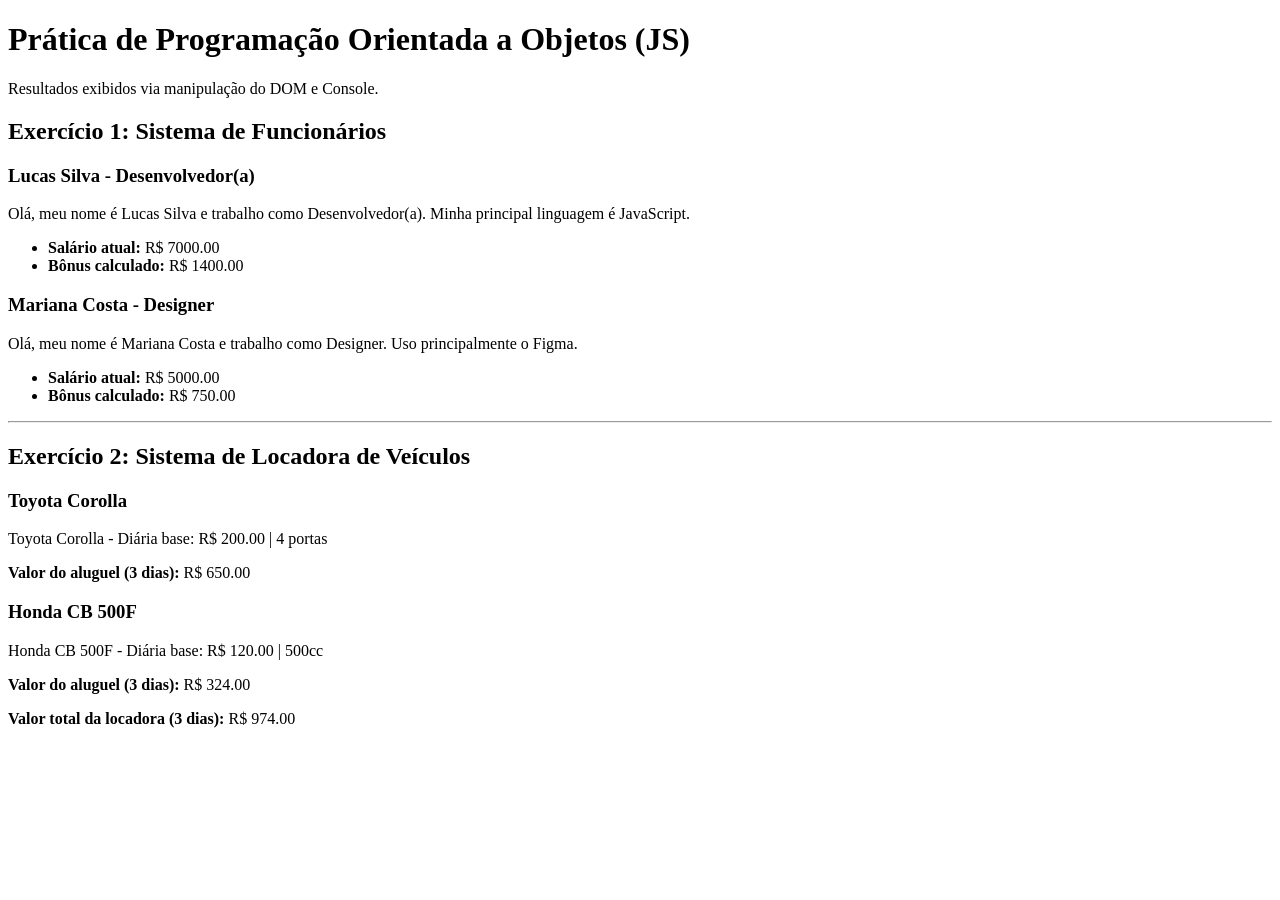
<file: Atividades JS/index.html>
<!DOCTYPE html>
<html lang="pt-BR">
<head>
  <meta charset="UTF-8">
  <meta name="viewport" content="width=device-width, initial-scale=1.0">
  <title>Exercícios de POO em JavaScript</title>
</head>
<body>

  <header>
    <h1>Prática de Programação Orientada a Objetos (JS)</h1>
    <p>Resultados exibidos via manipulação do DOM e Console.</p>
  </header>

  <main>
    <!-- Seção do Exercício 1 -->
    <section id="sec-funcionarios">
      <h2>Exercício 1: Sistema de Funcionários</h2>
      <div id="lista-funcionarios">
       
      </div>
    </section>

    <hr>

    <!-- Seção do Exercício 2 -->
    <section id="sec-locadora">
      <h2>Exercício 2: Sistema de Locadora de Veículos</h2>
      
      <div id="lista-veiculos">
        
      </div>

      <footer id="resumo-locadora">
    
      </footer>
    </section>
  </main>

  <script src="script.js"></script>
</body>
</html>
</file>
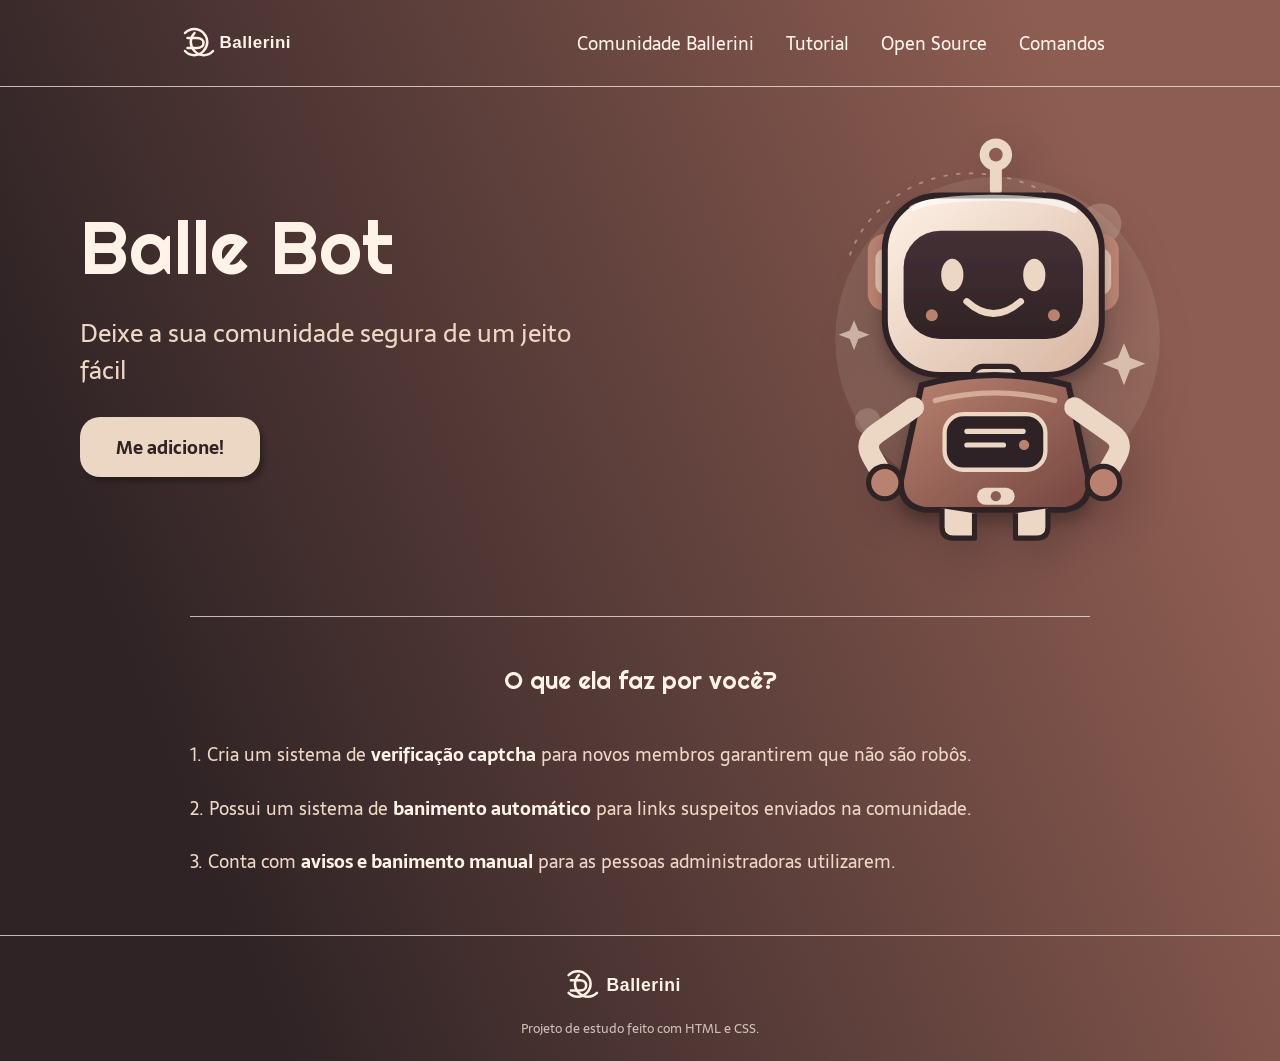
<file: Balle Bot - Rafaella Ballerini/index.html>
<!DOCTYPE html>
<html lang="pt-BR">
<head>
    <meta charset="UTF-8">
    <meta name="viewport" content="width=device-width, initial-scale=1.0">
    <meta name="description" content="Balle Bot ajuda a manter sua comunidade do Discord segura de um jeito fácil.">
    <title>Balle Bot — Modere sua comunidade do Discord</title>
    <link rel="preconnect" href="https://fonts.googleapis.com">
    <link rel="preconnect" href="https://fonts.gstatic.com" crossorigin>
    <link href="https://fonts.googleapis.com/css2?family=Righteous&family=Sarala:wght@400;700&display=swap" rel="stylesheet">
    <link rel="stylesheet" href="style.css">
</head>
<body>
    <header class="cabecalho">
        <a class="marca" href="#inicio" aria-label="Balle Bot — início">
            <img class="cabecalho-imagem" src="images/logo-ballerini.svg" alt="Logo Ballerini">
        </a>

        <nav class="cabecalho-menu" aria-label="Navegação principal">
            <a class="cabecalho-menu-item" href="https://discord.gg/wagxzStdcR" target="_blank" rel="noopener noreferrer">Comunidade Ballerini</a>
            <a class="cabecalho-menu-item" href="https://youtu.be/llF6vD-RljE" target="_blank" rel="noopener noreferrer">Tutorial</a>
            <a class="cabecalho-menu-item" href="https://github.com/rafaballerini/LandingPage" target="_blank" rel="noopener noreferrer">Open Source</a>
            <a class="cabecalho-menu-item" href="#recursos">Comandos</a>
        </nav>
    </header>

    <main class="conteudo">
        <section class="conteudo-principal" id="inicio" aria-labelledby="titulo-principal">
            <div class="conteudo-principal-escrito">
                <h1 class="conteudo-principal-escrito-titulo" id="titulo-principal">Balle Bot</h1>
                <h2 class="conteudo-principal-escrito-subtitulo">Deixe a sua comunidade segura de um jeito fácil</h2>
                <a class="conteudo-principal-escrito-botao" href="https://discord.gg/wagxzStdcR" target="_blank" rel="noopener noreferrer">Me adicione!</a>
            </div>

            <img class="conteudo-principal-imagem" src="images/ballebot.svg" alt="Ilustração de um robô simpático, o Balle Bot">
        </section>

        <section class="conteudo-secundario" id="recursos" aria-labelledby="titulo-recursos">
            <h2 class="conteudo-secundario-titulo" id="titulo-recursos">O que ela faz por você?</h2>
            <p class="conteudo-secundario-paragrafo">1. Cria um sistema de <strong>verificação captcha</strong> para novos membros garantirem que não são robôs.</p>
            <p class="conteudo-secundario-paragrafo">2. Possui um sistema de <strong>banimento automático</strong> para links suspeitos enviados na comunidade.</p>
            <p class="conteudo-secundario-paragrafo">3. Conta com <strong>avisos e banimento manual</strong> para as pessoas administradoras utilizarem.</p>
        </section>
    </main>

    <footer class="rodape">
        <img class="rodape-imagem" src="images/logo-ballerini-footer.svg" alt="Ballerini">
        <p class="rodape-creditos">Projeto de estudo feito com HTML e CSS.</p>
    </footer>
</body>
</html>
</file>
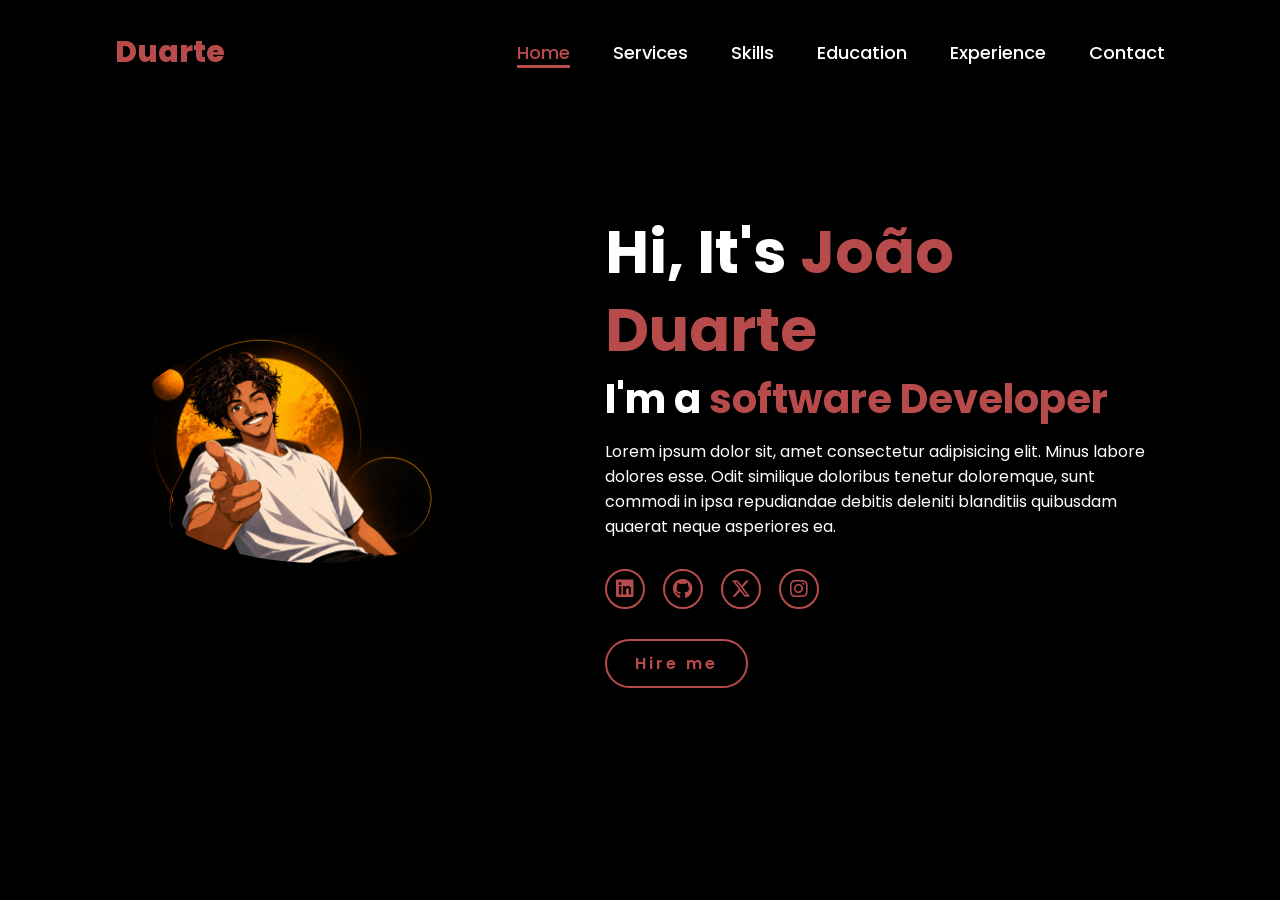
<file: Pro Coder/index.html>
<!DOCTYPE html>
<html lang="en">
    
<head>
    <meta charset="UTF-8">
    <meta name="viewport" content="width=device-width, initial-scale=1.0">
    <link rel="stylesheet" href="https://cdnjs.cloudflare.com/ajax/libs/font-awesome/6.5.2/css/all.min.css">
    <link rel="stylesheet" href="style.css">
    <title>Portfolio Website</title>
</head>
<body>
    <header>
        <a href="#" class="logo">Duarte</a>

        <nav>
            <a href="#" class="active">Home</a>
            <a href="#" >Services</a>
            <a href="#" >Skills</a>
            <a href="#" >Education</a>
            <a href="#" >Experience</a>
            <a href="#" >Contact</a>
        </nav>
    </header>
    <section class="home">
        <div class="home-img">
            <img src="Imagens/perfil.png" alt="Minha foto de perfil">       
        </div>
        <div class="home-content">
            <h1>Hi, It's <span>João Duarte</span></h1>
            <h3 class="typing-text">I'm a <span></span></h3>
            <p>Lorem ipsum dolor sit, amet consectetur adipisicing elit. Minus labore dolores esse. Odit similique doloribus tenetur doloremque, sunt commodi in ipsa repudiandae debitis deleniti blanditiis quibusdam quaerat neque asperiores ea.</p>
            <div class="social-icons">
                <a href="#"><i class="fa-brands fa-linkedin"></i></a>
                <a href="#"><i class="fa-brands fa-github"></i></a>
                <a href="#"><i class="fa-brands fa-x-twitter"></i></a>
                <a href="#"><i class="fa-brands fa-instagram"></i></a>
            </div>
            <a href="#" class="btn">Hire me</a>
        </div>
    </section>
</body>
</html>
</file>
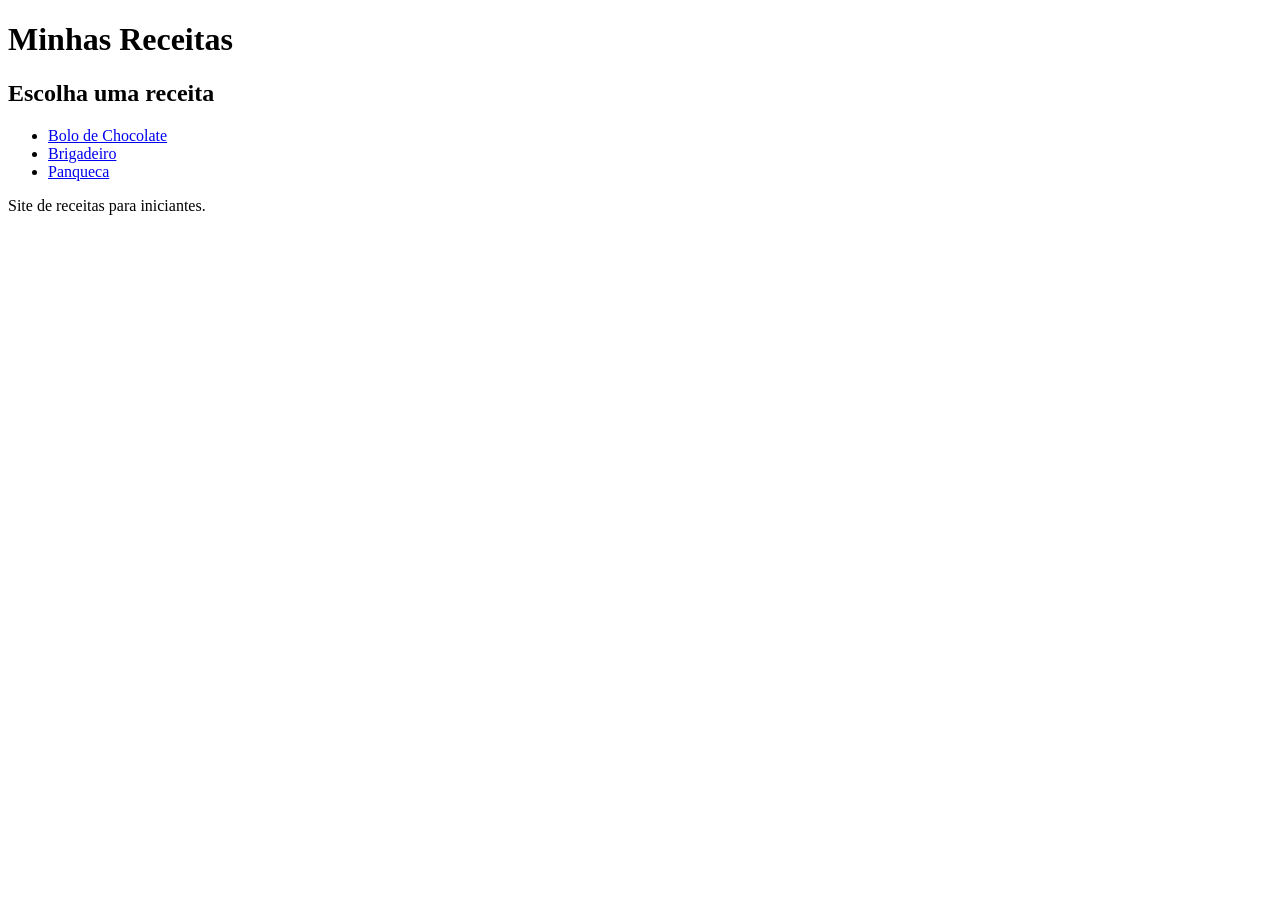
<file: Receitas/index.html>
<!DOCTYPE html>
<html lang="pt-br">
<head>
    <meta charset="UTF-8">
    <title>Menu de Receitas</title>
</head>
<body>
    <header>
        <h1>Minhas Receitas</h1>
    </header>

    <main>
        <h2>Escolha uma receita</h2>

        <nav>
            <ul>
                <li><a href="bolo.html">Bolo de Chocolate</a></li>
                <li><a href="brigadeiro.html">Brigadeiro</a></li>
                <li><a href="panqueca.html">Panqueca</a></li>
            </ul>
        </nav>
    </main>

    <footer>
        <p>Site de receitas para iniciantes.</p>
    </footer>
</body>
</html>
</file>
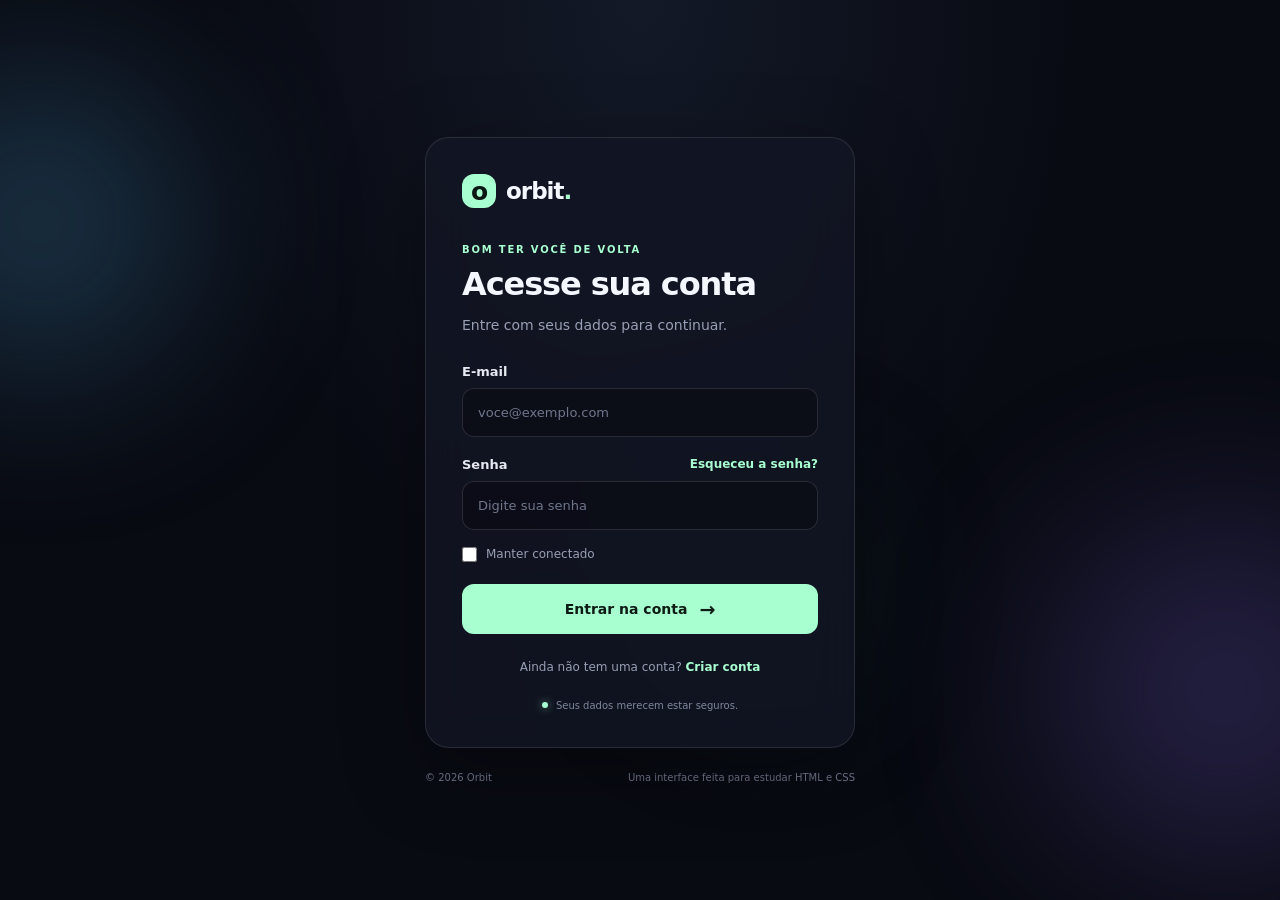
<file: tela-login DevClub/index.html>
<!DOCTYPE html>
<html lang="pt-BR">
<head>
    <meta charset="UTF-8">
    <meta name="viewport" content="width=device-width, initial-scale=1.0">
    <meta name="description" content="Tela de login responsiva feita com HTML e CSS para estudo.">
    <title>Entrar | Orbit</title>
    <link rel="stylesheet" href="style.css">
</head>
<body>
    <!-- Formas decorativas do fundo: não fazem parte do conteúdo principal. -->
    <div class="background-shape shape-one" aria-hidden="true"></div>
    <div class="background-shape shape-two" aria-hidden="true"></div>
    <div class="background-shape shape-three" aria-hidden="true"></div>

    <main class="login-page">
        <section class="login-card" aria-labelledby="login-title">
            <a class="brand" href="#inicio" aria-label="Orbit, página inicial">
                <span class="brand-mark" aria-hidden="true">o</span>
                <span>orbit<span class="brand-dot">.</span></span>
            </a>

            <div class="heading">
                <p class="eyebrow">BOM TER VOCÊ DE VOLTA</p>
                <h1 id="login-title">Acesse sua conta</h1>
                <p class="subtitle">Entre com seus dados para continuar.</p>
            </div>

            <form class="login-form">
                <div class="form-field">
                    <label for="email">E-mail</label>
                    <input
                        type="email"
                        id="email"
                        name="email"
                        placeholder="voce@exemplo.com"
                        autocomplete="email"
                        required
                    >
                </div>

                <div class="form-field">
                    <div class="label-row">
                        <label for="password">Senha</label>
                        <a class="text-link" href="#recuperar-senha">Esqueceu a senha?</a>
                    </div>
                    <input
                        type="password"
                        id="password"
                        name="password"
                        placeholder="Digite sua senha"
                        autocomplete="current-password"
                        required
                    >
                </div>

                <label class="remember-option" for="remember">
                    <input type="checkbox" id="remember" name="remember">
                    <span>Manter conectado</span>
                </label>

                <!-- Botão visual: autenticação real exige um back-end. -->
                <button class="login-button" type="button">Entrar na conta <span aria-hidden="true">→</span></button>
            </form>

            <p class="signup-text">Ainda não tem uma conta? <a class="text-link" href="#cadastro">Criar conta</a></p>
            <p class="security-note"><span class="security-dot" aria-hidden="true"></span> Seus dados merecem estar seguros.</p>
        </section>

        <footer class="page-footer">
            <span>© 2026 Orbit</span>
            <span>Uma interface feita para estudar HTML e CSS</span>
        </footer>
    </main>
</body>
</html>
</file>
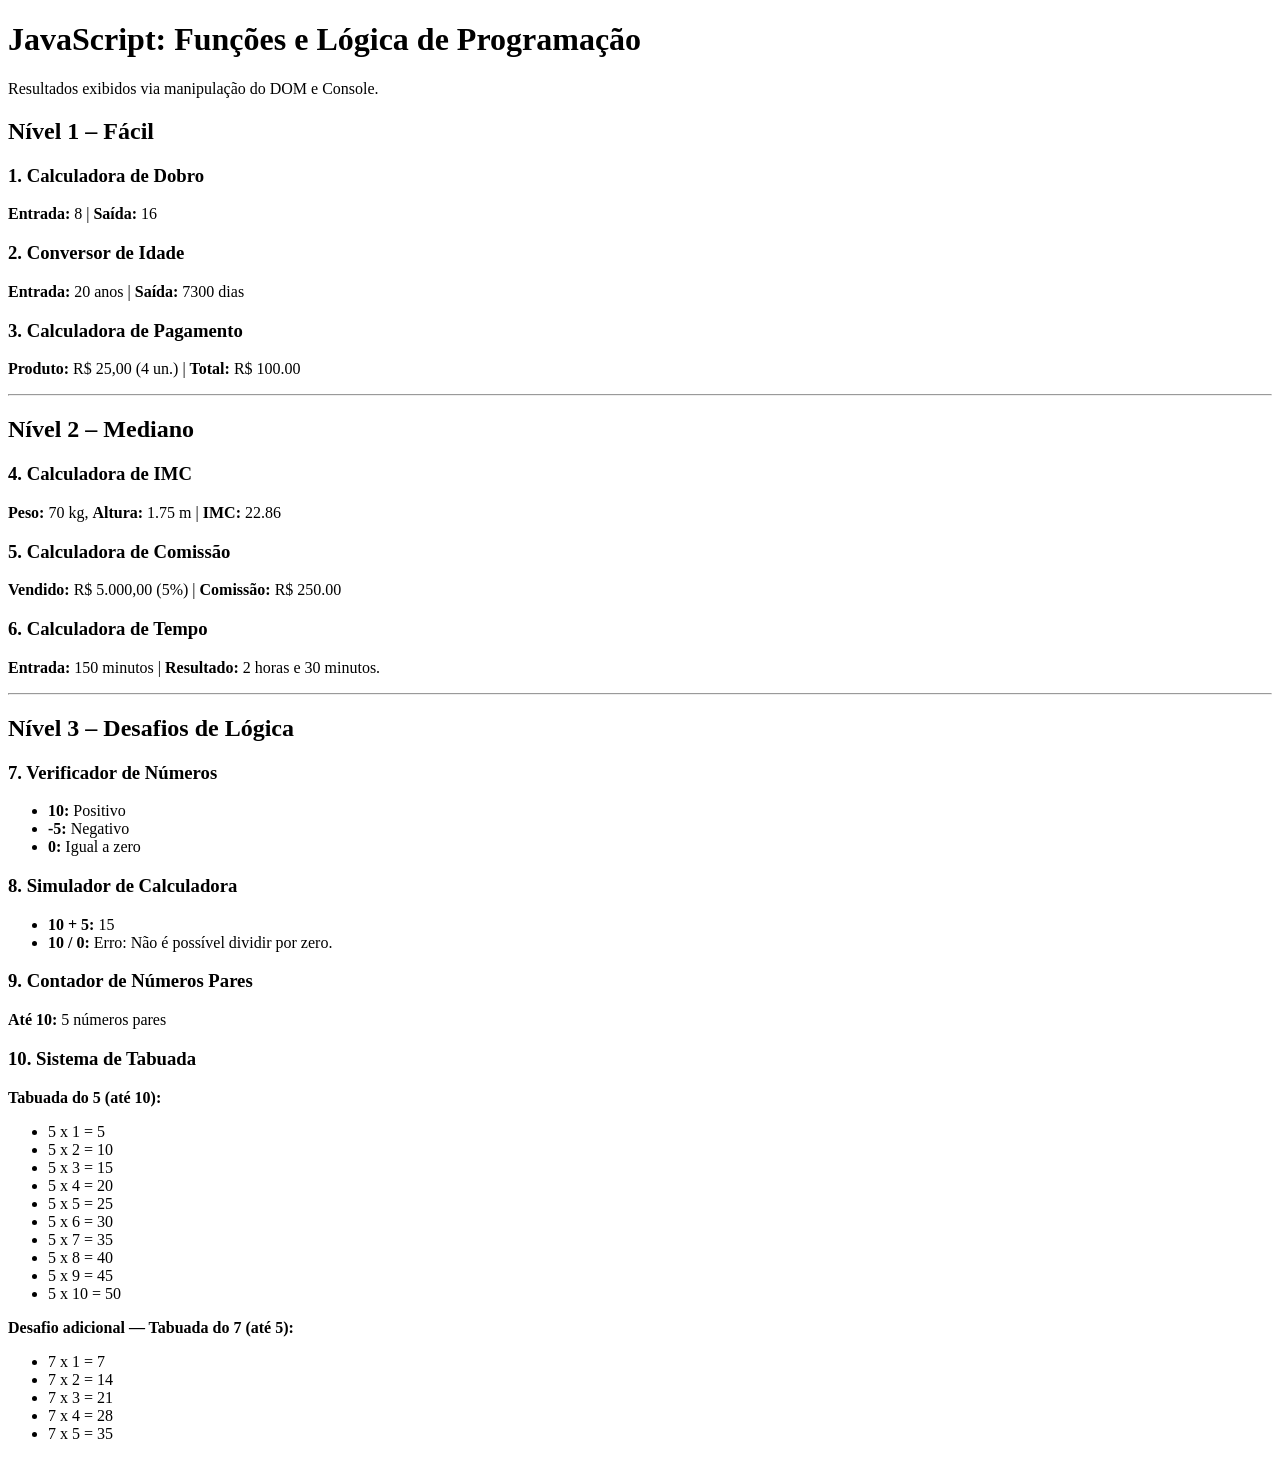
<file: Atividades JS/JS_Funções-e-lógica-de-programação/index.html>
<!DOCTYPE html>
<html lang="pt-BR">
<head>
  <meta charset="UTF-8">
  <meta name="viewport" content="width=device-width, initial-scale=1.0">
  <title>JavaScript: Funções e Lógica de Programação</title>
</head>
<body>

  <header>
    <h1>JavaScript: Funções e Lógica de Programação</h1>
    <p>Resultados exibidos via manipulação do DOM e Console.</p>
  </header>

  <main>
    <section id="sec-nivel1">
      <h2>Nível 1 – Fácil</h2>
      <div id="resultados-nivel1"></div>
    </section>

    <hr>

    <section id="sec-nivel2">
      <h2>Nível 2 – Mediano</h2>
      <div id="resultados-nivel2"></div>
    </section>

    <hr>

    <section id="sec-nivel3">
      <h2>Nível 3 – Desafios de Lógica</h2>
      <div id="resultados-nivel3"></div>
    </section>
  </main>

  <script src="script.js"></script>
</body>
</html>
</file>
<file: Balle Bot - Rafaella Ballerini/style.css>
@import url('https://fonts.googleapis.com/css2?family=Righteous&family=Sarala:wght@400;700&display=swap');

:root {
    --fundo-escuro: #2F2325;
    --fundo-claro: #8E5D52;
    --texto-principal: #FFF2E7;
    --texto-secundario: #ECD6C4;
    --botao: #ECD6C4;
    --sombra: rgba(0, 0, 0, 0.25);
}

* {
    margin: 0;
    padding: 0;
    box-sizing: border-box;
    text-decoration: none;
}

html {
    scroll-behavior: smooth;
}

body {
    min-height: 100vh;
    background: linear-gradient(68.15deg, var(--fundo-escuro) 16.62%, var(--fundo-claro) 85.61%);
    color: var(--texto-principal);
    font-family: 'Sarala', sans-serif;
}

.cabecalho {
    display: flex;
    align-items: center;
    justify-content: space-around;
    gap: 28px;
    padding: 24px 5%;
}

.marca {
    display: inline-flex;
    flex-shrink: 0;
    align-items: center;
}

.cabecalho-imagem {
    display: block;
    width: 150px;
    max-height: 72px;
}

.cabecalho-menu {
    display: flex;
    align-items: center;
    justify-content: flex-end;
    flex-wrap: wrap;
    gap: 32px;
}

.cabecalho-menu-item {
    color: var(--texto-principal);
    font-size: 18px;
    font-weight: 400;
    transition: color 180ms ease;
}

.cabecalho-menu-item:hover,
.cabecalho-menu-item:focus-visible {
    color: var(--texto-secundario);
}

.conteudo {
    margin-bottom: 48px;
    border-top: 1px solid rgba(255, 242, 231, 0.72);
}

.conteudo-principal {
    width: min(1120px, 90%);
    min-height: 490px;
    margin: 0 auto;
    display: flex;
    flex-direction: row;
    align-items: center;
    justify-content: space-between;
    gap: 48px;
    padding: 42px 0 34px;
}

.conteudo-principal-escrito {
    display: flex;
    flex: 1 1 52%;
    flex-direction: column;
    align-items: flex-start;
    gap: 28px;
}

.conteudo-principal-escrito-titulo {
    color: var(--texto-principal);
    font-family: 'Righteous', cursive;
    font-size: clamp(3.5rem, 6vw, 4.6rem);
    font-weight: 400;
    line-height: 1.08;
}

.conteudo-principal-escrito-subtitulo {
    max-width: 510px;
    color: var(--texto-secundario);
    font-family: 'Sarala', sans-serif;
    font-size: clamp(1.2rem, 2.2vw, 1.55rem);
    font-weight: 400;
    line-height: 1.5;
}

.conteudo-principal-escrito-botao {
    display: inline-flex;
    min-width: 180px;
    min-height: 60px;
    align-items: center;
    justify-content: center;
    padding: 14px 24px;
    border: 0;
    border-radius: 20px;
    background-color: var(--botao);
    box-shadow: 4px 5px 4px var(--sombra);
    color: var(--fundo-escuro);
    font-family: 'Sarala', sans-serif;
    font-size: 18px;
    font-weight: 700;
    transition: background-color 180ms ease, transform 180ms ease;
}

.conteudo-principal-escrito-botao:hover,
.conteudo-principal-escrito-botao:focus-visible {
    background-color: #fff2e7;
    transform: translateY(-2px);
}

.conteudo-principal-imagem {
    display: block;
    width: min(42%, 410px);
    height: auto;
    flex: 0 1 410px;
    filter: drop-shadow(10px 18px 18px rgba(24, 13, 15, 0.18));
}

.conteudo-secundario {
    display: flex;
    flex-direction: column;
    align-items: center;
    gap: 24px;
    width: min(900px, 90%);
    margin: 26px auto 0;
    padding: 48px 0 10px;
    border-top: 1px solid rgba(255, 242, 231, 0.72);
}

.conteudo-secundario-titulo {
    margin-bottom: 12px;
    padding-bottom: 8px;
    color: var(--texto-principal);
    font-family: 'Righteous', cursive;
    font-size: 24px;
    font-weight: 400;
    text-align: center;
}

.conteudo-secundario-paragrafo {
    width: 100%;
    color: var(--texto-secundario);
    font-family: 'Sarala', sans-serif;
    font-size: 18px;
    font-weight: 400;
    line-height: 1.65;
}

.conteudo-secundario-paragrafo strong {
    color: var(--texto-principal);
    font-weight: 700;
}

.rodape {
    display: flex;
    flex-direction: column;
    align-items: center;
    gap: 12px;
    padding: 30px 20px 22px;
    border-top: 1px solid rgba(255, 242, 231, 0.72);
}

.rodape-imagem {
    display: block;
    width: 170px;
    max-height: 55px;
}

.rodape-creditos {
    color: rgba(255, 242, 231, 0.72);
    font-size: 13px;
    text-align: center;
}

:focus-visible {
    outline: 3px solid #FFF2E7;
    outline-offset: 4px;
}

@media (max-width: 760px) {
    .cabecalho {
        flex-direction: column;
        gap: 22px;
        padding: 22px 5%;
    }

    .cabecalho-menu {
        justify-content: center;
        gap: 12px 22px;
    }

    .cabecalho-menu-item {
        font-size: 16px;
    }

    .conteudo-principal {
        flex-direction: column;
        min-height: auto;
        gap: 28px;
        padding: 50px 0 28px;
        text-align: center;
    }

    .conteudo-principal-escrito {
        align-items: center;
        gap: 22px;
    }

    .conteudo-principal-escrito-titulo {
        font-size: clamp(3rem, 12vw, 4rem);
    }

    .conteudo-principal-escrito-subtitulo {
        max-width: 480px;
        font-size: 21px;
    }

    .conteudo-principal-imagem {
        width: min(78%, 350px);
        flex-basis: auto;
    }

    .conteudo-secundario {
        align-items: flex-start;
        gap: 18px;
        padding-top: 34px;
    }

    .conteudo-secundario-titulo {
        width: 100%;
        font-size: 22px;
    }

    .conteudo-secundario-paragrafo {
        font-size: 16px;
    }
}

@media (max-width: 420px) {
    .cabecalho-menu {
        gap: 10px 15px;
    }

    .cabecalho-menu-item {
        font-size: 14px;
    }

    .conteudo-principal-escrito-subtitulo {
        font-size: 18px;
    }
}
</file>
<file: Pro Coder/style.css>
@import url('https://fonts.googleapis.com/css2?family=Poppins:wght@100;200;300;400;500;600&display=swap');

*{
    margin: 0;
    padding: 0;
    box-sizing: border-box;
    text-decoration: none;
    border: none;
    outline: none;
    font-family: 'Poppins', sans-serif;
}

html{
    font-size: 62.5%;
}

body{
    width: 100%;
    height: 100vh;
    overflow-x: hidden;
    background-color: black;
    color: white;
}

header{
    margin-top: 20px;
    position: fixed;
    top: 0;
    left: 0;
    width: 100%;
    padding: 1rem 9%;
    background-color: transparent;
    filter: drop-shadow(10px);
    display: flex;
    justify-content: space-between;
    align-items: center;
    z-index: 100;
}

.logo{
    font-size: 3rem;
    color: #b74b4b;
    font-weight: 800;
    cursor: pointer;
    transition: 0.5s ease;
}

.logo:hover{
    transform: scale(1.1);
}

nav a{
    font-size: 1.8rem;
    color: white;
    margin-left: 4rem;
    font-weight: 500;
    transition: 0.3s ease;
    border-bottom: 3px solid transparent;
}

nav a:hover,
nav a.active{
    color: #b74b4b;
    border-bottom: 3px solid #b74b4b;
}

@media(max-width:995px){
    nav{
        position: absolute;
        display: none;
        top: 0;
        right: 0;
        width: 40%;
        border-left: 3px solid #b74b4b;
        border-bottom: 3px solid #b74b4b;
        border-bottom-left-radius: 2rem;
        padding: 1rem solid;
        background-color: #161616;
        border-top: 0.1rem solid rgba(0,0,0,0.1);
    }

    nav.active{
        display: block;
    }

    nav a{
        display: block;
        font-size: 2rem;
        margin: 3rem 0;
    }

    nav a:hover,
    nav a.active{
        padding: 1rem;
        border-radius: 0.5rem;
        border-bottom: 0.5rem solid #b74b4b;
    }
}

section{
    min-height: 100vh;
    padding: 5rem 9% 5rem;
}

.home{
    display: flex;
    justify-content: center;
    align-items: center;
    gap: 8rem;
    background-color: black;
}

.home .home-content h1{
    font-size: 6rem;
    font-weight: 700;
    line-height: 1.3;
}

span{
    color: #b74b4b;
}

.home-content h3{
    font-size: 4rem;
    margin-bottom: 1rem;
    font-weight: 700;
}

.home-content p{
    font-size: 1.6rem;
}

.home-img{
    border-radius: 50%;
}

.home-img img{
    position: relative;
    width: 32vw;
    border-radius: 50%;
    box-shadow: 0 0 25px solid #b74b4b;
    cursor: pointer;
    transition: 0.2s linear;
}

.home-img img:hover{
    font-size: 1.8rem;
    font-weight: 500;
}

.social-icons a{
    display: inline-flex;
    justify-content: center;
    align-items: center;
    width: 4rem;
    height: 4rem;
    background-color: transparent;
    border: 0.2rem solid #b74b4b;
    font-size: 2rem;
    border-radius: 50%;
    margin: 3rem 1.5rem 3rem 0;
    transition: 0.3s ease;
    color: #b74b4b;
}

.social-icons a:hover{
    color: black;
    transform: scale(1.3) translateY(-5px);
    background-color: #b74b4b;
    box-shadow: 0  0 25px #b74b4b;
}

.btn{
    display: inline-block;
    padding: 1rem 2.8rem;
    background-color: black;
    border-radius: 4rem;
    font-size: 1.6rem;
    color: #b74b4b;
    letter-spacing: 0.3rem;
    font-weight: 600;
    border: 2px solid #b74b4b;
    transition: 0.3s ease;
    cursor: pointer;
}

.btn:hover{
    transform: scale3d(1.03);
    background-color: #b74b4b;
    color: black;
    box-shadow: 0 0 25px #b74b4b;
}

.typing-text{
    font-size: 34px;
    font-weight: 600;
    min-width: 280px;
}

.typing-text span{
    position: relative;
}

.typing-text span::before{
    content: "software Developer";
    color: #b74b4b;
    animation: words 20s infinite;
}

.typing-text span::after{
    content: "";
    background-color: black;
    position: absolute;
    width: calc(100% + 8px);
    height: 100%;
    border-left: 3px solid black;
    right: -8;
    animation: cursor 0.6s infinite;
}

@keyframes cursor{
    to{
        border-left: 3px solid #b74b4b;
    }
}

@keyframes words{
    0%, 20%{
        content: "Web Developer";
    }
    21%, 40%{
        content: "Developer";
    }
    41%, 60%{
        content: "Web Designer";
    }
    61%, 80%{
        content: "Youtuber";
    }
    81%, 100%{
        content: "Script Writer";
    }
}

@media (max-width: 1000px){
    .home{
        gap: 4rem;
    }
}

@media(max-width:995px){
    .home{
        flex-direction: column;
        margin: 5rem 4rem;
    }

    .home .home-content h3{
        font-size: 2.5rem;
    }

    .home-content h1{
        font-size: 5rem;
    }

    .home-img img{
        width: 70vw;
        margin-top: 4rem;
    }

    .header-actions {
        display: flex;
        align-items: center;
    }

    .icon-button {
        display: inline-flex;
        align-items: center;
        justify-content: center;
        color: #d3ad7f;
        font-size: 2rem;
        text-decoration: none;
        transition: 0.3s;
    }

    .icon-button:hover {
        color: #fff;
        transform: scale(1.1);
    }
}
</file>
<file: tela-login DevClub/style.css>
/* 1. Configurações gerais */
:root {
    --color-background: #090b13;
    --color-card: rgba(19, 22, 36, 0.76);
    --color-text: #f5f7ff;
    --color-muted: #999fb5;
    --color-accent: #a8ffcf;
    --color-accent-dark: #132b27;
    --color-border: rgba(255, 255, 255, 0.11);
}

* {
    box-sizing: border-box;
    margin: 0;
    padding: 0;
}

body {
    min-height: 100vh;
    font-family: Inter, ui-sans-serif, system-ui, -apple-system, BlinkMacSystemFont, "Segoe UI", sans-serif;
    color: var(--color-text);
    background:
        radial-gradient(ellipse at 50% 0%, rgba(52, 69, 104, 0.24), transparent 48%),
        var(--color-background);
    overflow-x: hidden;
}

/* 2. Formas desfocadas que decoram o fundo */
.background-shape {
    position: fixed;
    z-index: 0;
    border-radius: 50%;
    filter: blur(90px);
    opacity: 0.42;
    pointer-events: none;
}

.shape-one {
    width: 300px;
    height: 300px;
    top: 8%;
    left: -110px;
    background: #356b8e;
}

.shape-two {
    width: 350px;
    height: 350px;
    right: -120px;
    bottom: 4%;
    background: #4a3c83;
}

.shape-three {
    width: 180px;
    height: 180px;
    top: 55%;
    left: 52%;
    background: #175b50;
    opacity: 0.26;
}

/* 3. Área que centraliza o cartão */
.login-page {
    position: relative;
    z-index: 1;
    min-height: 100vh;
    display: flex;
    flex-direction: column;
    align-items: center;
    justify-content: center;
    padding: 42px 20px 22px;
}

.login-card {
    width: min(100%, 430px);
    padding: 36px;
    border: 1px solid var(--color-border);
    border-radius: 24px;
    background: var(--color-card);
    box-shadow: 0 24px 80px rgba(0, 0, 0, 0.35);
    backdrop-filter: blur(22px);
    -webkit-backdrop-filter: blur(22px);
}

/* 4. Logo e textos */
.brand {
    display: inline-flex;
    align-items: center;
    gap: 10px;
    color: var(--color-text);
    text-decoration: none;
    font-size: 23px;
    font-weight: 750;
    letter-spacing: -1px;
}

.brand-mark {
    display: grid;
    width: 34px;
    height: 34px;
    place-items: center;
    border-radius: 12px;
    color: #0b1712;
    background: var(--color-accent);
    font-size: 25px;
    font-weight: 900;
    line-height: 1;
}

.brand-dot {
    color: var(--color-accent);
}

.heading {
    margin: 36px 0 28px;
}

.eyebrow {
    margin-bottom: 10px;
    color: var(--color-accent);
    font-size: 10px;
    font-weight: 800;
    letter-spacing: 1.8px;
}

h1 {
    font-size: clamp(27px, 5vw, 32px);
    line-height: 1.2;
    letter-spacing: -1.1px;
}

.subtitle {
    margin-top: 10px;
    color: var(--color-muted);
    font-size: 14px;
    line-height: 1.6;
}

/* 5. Campos de entrada */
.login-form {
    display: flex;
    flex-direction: column;
    gap: 20px;
}

.form-field {
    display: flex;
    flex-direction: column;
    gap: 9px;
}

.form-field label,
.label-row label {
    color: #e7e9f2;
    font-size: 13px;
    font-weight: 600;
}

.label-row {
    display: flex;
    align-items: center;
    justify-content: space-between;
    gap: 12px;
}

.form-field input {
    width: 100%;
    min-height: 49px;
    padding: 0 15px;
    border: 1px solid rgba(255, 255, 255, 0.12);
    border-radius: 12px;
    outline: none;
    background: rgba(5, 7, 13, 0.42);
    color: var(--color-text);
    font: inherit;
    font-size: 13px;
    transition: border-color 180ms ease, box-shadow 180ms ease;
}

.form-field input::placeholder {
    color: #70778d;
}

.form-field input:focus {
    border-color: var(--color-accent);
    box-shadow: 0 0 0 3px rgba(168, 255, 207, 0.1);
}

.text-link {
    color: var(--color-accent);
    font-size: 12px;
    font-weight: 650;
    text-decoration: none;
}

.text-link:hover {
    text-decoration: underline;
    text-underline-offset: 3px;
}

.remember-option {
    display: flex;
    align-items: center;
    gap: 9px;
    margin-top: -3px;
    color: var(--color-muted);
    font-size: 12px;
    cursor: pointer;
}

.remember-option input {
    width: 15px;
    height: 15px;
    accent-color: var(--color-accent);
    cursor: pointer;
}

/* 6. Botão principal */
.login-button {
    display: flex;
    align-items: center;
    justify-content: center;
    gap: 12px;
    min-height: 50px;
    margin-top: 2px;
    border: 0;
    border-radius: 12px;
    background: var(--color-accent);
    color: #0d1b14;
    font: inherit;
    font-size: 14px;
    font-weight: 800;
    cursor: pointer;
    transition: transform 180ms ease, box-shadow 180ms ease, background 180ms ease;
}

.login-button span {
    font-size: 19px;
    transition: transform 180ms ease;
}

.login-button:hover {
    background: #c1ffdc;
    box-shadow: 0 8px 28px rgba(124, 255, 186, 0.16);
    transform: translateY(-1px);
}

.login-button:hover span {
    transform: translateX(3px);
}

.login-button:focus-visible,
a:focus-visible {
    outline: 2px solid var(--color-accent);
    outline-offset: 4px;
}

.signup-text {
    margin-top: 26px;
    color: var(--color-muted);
    text-align: center;
    font-size: 12px;
}

.security-note {
    display: flex;
    justify-content: center;
    align-items: center;
    gap: 8px;
    margin-top: 26px;
    color: #7f879d;
    font-size: 10px;
}

.security-dot {
    width: 6px;
    height: 6px;
    border-radius: 50%;
    background: var(--color-accent);
    box-shadow: 0 0 10px rgba(168, 255, 207, 0.6);
}

.page-footer {
    display: flex;
    justify-content: space-between;
    gap: 20px;
    width: min(100%, 430px);
    margin-top: 24px;
    color: #73798e;
    font-size: 10px;
}

/* 7. Ajustes para telas pequenas */
@media (max-width: 480px) {
    .login-page {
        padding: 24px 14px 18px;
    }

    .login-card {
        padding: 28px 22px;
        border-radius: 20px;
    }

    .heading {
        margin-top: 30px;
    }

    .page-footer {
        flex-direction: column;
        align-items: center;
        gap: 8px;
        text-align: center;
    }
}

@media (prefers-reduced-motion: reduce) {
    *,
    *::before,
    *::after {
        scroll-behavior: auto !important;
        transition-duration: 0.01ms !important;
    }
}
</file>
